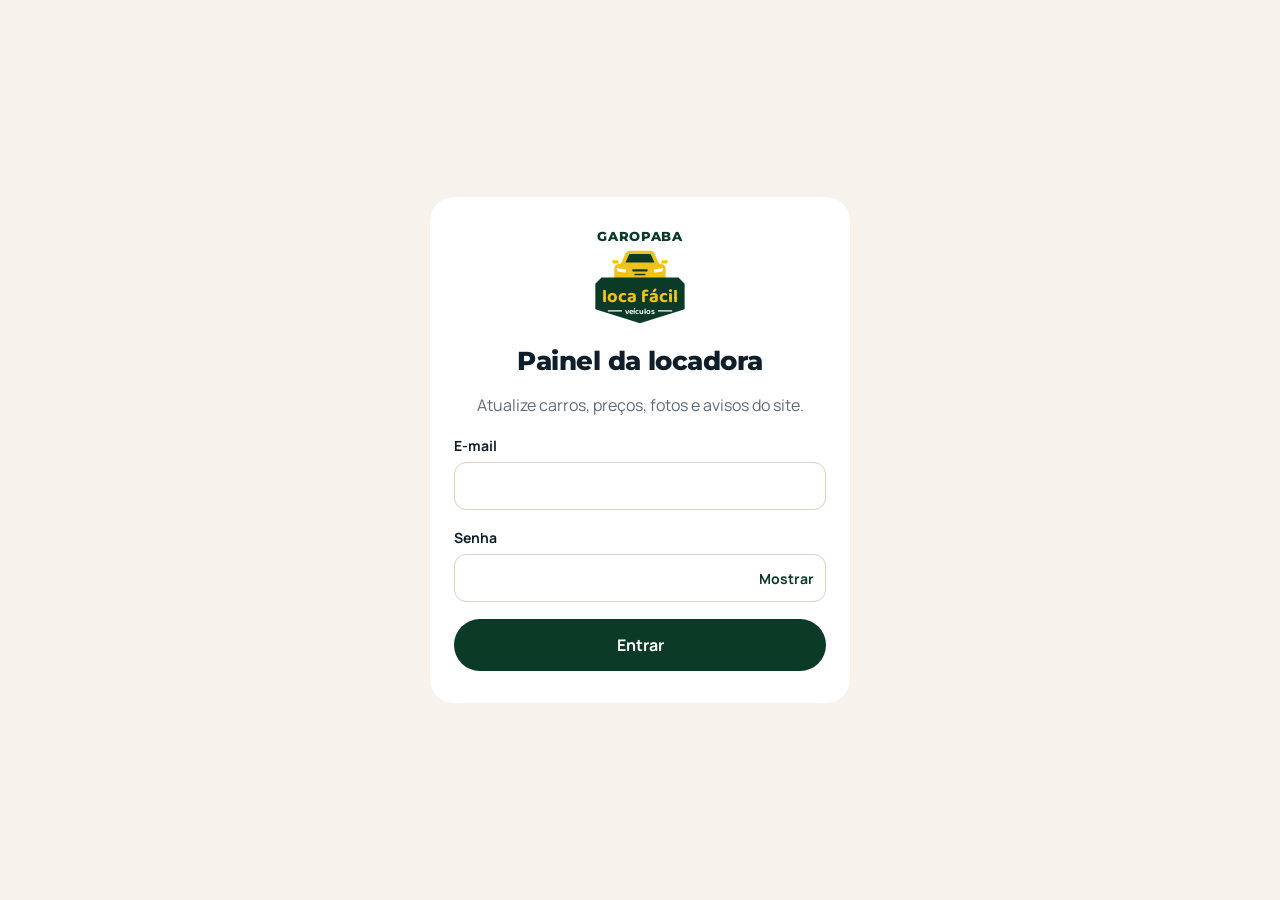
<file: static/painel/index.html>
<!doctype html>
<html lang="pt-BR">
<head>
<meta charset="utf-8">
<meta name="viewport" content="width=device-width, initial-scale=1, viewport-fit=cover">
<meta name="robots" content="noindex, nofollow">
<meta name="theme-color" content="#F7F3EC">
<title>Painel · Loca Fácil</title>
<link rel="icon" href="../favicon.svg" type="image/svg+xml">
<link rel="preconnect" href="https://fonts.googleapis.com">
<link rel="preconnect" href="https://fonts.gstatic.com" crossorigin>
<link rel="stylesheet" href="https://fonts.googleapis.com/css2?family=Baloo+2:wght@600;700&family=Montserrat:wght@700;800&family=Manrope:wght@400;500;600;700;800&display=swap">
<link rel="stylesheet" href="painel.css">
</head>
<body>
<div class="p-app" data-app>

  <!-- Tela de login -->
  <section class="p-login" data-tela="login">
    <form class="p-login__card" data-login novalidate>
      <div class="p-marca"><svg class="p-logo" viewBox="0 0 240 172" role="img" aria-label="Garopaba Loca Fácil Veículos"><text x="120" y="22" text-anchor="middle" font-family="Montserrat, sans-serif" font-weight="800" font-size="22.5" letter-spacing="1.2" fill="#0B3A27">GAROPABA</text><path d="M86 62 94 44q2-5 8-5h36q6 0 8 5l8 18 6 1q6 1 6 8v21H74V71q0-7 6-8z" fill="#F2C21B"/><path d="M70 56h11l1 6H71zM170 56h-11l-1 6h11z" fill="#F2C21B"/><path d="M101 45h38l7 15H94z" fill="#0B3A27"/><path d="M78 70l18 3-2 5-14-2zM162 70l-18 3 2 5 14-2z" fill="#fff"/><rect x="106" y="72" width="28" height="4" rx="2" fill="#0B3A27"/><rect x="110" y="80" width="20" height="3" rx="1.5" fill="#0B3A27"/><path d="M51 87h138l11 11v46l-80 25-80-25V98z" fill="#0B3A27"/><text x="120" y="131" text-anchor="middle" font-family="&#39;Baloo 2&#39;, sans-serif" font-weight="700" font-size="33" fill="#F2C21B">loca fácil</text><text x="120" y="152" text-anchor="middle" font-family="&#39;Baloo 2&#39;, sans-serif" font-weight="600" font-size="15" fill="#fff">veículos</text><rect x="62" y="145.5" width="26" height="2.2" rx="1.1" fill="#fff"/><rect x="152" y="145.5" width="26" height="2.2" rx="1.1" fill="#fff"/></svg></div>
      <h1>Painel da locadora</h1>
      <p class="p-muted">Atualize carros, preços, fotos e avisos do site.</p>
      <label class="p-field"><span>E-mail</span><input name="email" type="email" autocomplete="username" inputmode="email" autocapitalize="none" required></label>
      <label class="p-field"><span>Senha</span>
        <span class="p-senha"><input name="senha" type="password" autocomplete="current-password" required><button type="button" class="p-link" data-ver-senha>Mostrar</button></span>
      </label>
      <p class="p-erro" data-login-erro hidden></p>
      <button class="p-btn p-btn--primario p-btn--grande" type="submit">Entrar</button>
      <p class="p-aviso-config" data-sem-api hidden>O painel ainda não foi conectado ao serviço de publicação. Veja o guia de configuração.</p>
    </form>
  </section>

  <!-- Painel -->
  <section class="p-painel" data-tela="painel" hidden>
    <header class="p-topo">
      <div class="p-topo__linha">
        <div class="p-marca p-marca--pequena"><svg class="p-logo" viewBox="0 0 240 172" role="img" aria-label="Garopaba Loca Fácil Veículos"><text x="120" y="22" text-anchor="middle" font-family="Montserrat, sans-serif" font-weight="800" font-size="22.5" letter-spacing="1.2" fill="#0B3A27">GAROPABA</text><path d="M86 62 94 44q2-5 8-5h36q6 0 8 5l8 18 6 1q6 1 6 8v21H74V71q0-7 6-8z" fill="#F2C21B"/><path d="M70 56h11l1 6H71zM170 56h-11l-1 6h11z" fill="#F2C21B"/><path d="M101 45h38l7 15H94z" fill="#0B3A27"/><path d="M78 70l18 3-2 5-14-2zM162 70l-18 3 2 5 14-2z" fill="#fff"/><rect x="106" y="72" width="28" height="4" rx="2" fill="#0B3A27"/><rect x="110" y="80" width="20" height="3" rx="1.5" fill="#0B3A27"/><path d="M51 87h138l11 11v46l-80 25-80-25V98z" fill="#0B3A27"/><text x="120" y="131" text-anchor="middle" font-family="&#39;Baloo 2&#39;, sans-serif" font-weight="700" font-size="33" fill="#F2C21B">loca fácil</text><text x="120" y="152" text-anchor="middle" font-family="&#39;Baloo 2&#39;, sans-serif" font-weight="600" font-size="15" fill="#fff">veículos</text><rect x="62" y="145.5" width="26" height="2.2" rx="1.1" fill="#fff"/><rect x="152" y="145.5" width="26" height="2.2" rx="1.1" fill="#fff"/></svg><span class="p-marca__painel">Painel</span></div>
        <div class="p-topo__acoes">
          <a class="p-btn p-btn--leve" data-ver-site target="_blank" rel="noopener">Ver site</a>
          <button class="p-btn p-btn--leve" type="button" data-sair>Sair</button>
        </div>
      </div>
      <nav class="p-abas" aria-label="Seções do painel">
        <button type="button" class="p-aba" data-aba="carros" aria-current="page">Carros</button>
        <button type="button" class="p-aba" data-aba="avisos">Avisos</button>
        <button type="button" class="p-aba" data-aba="empresa">Empresa</button>
      </nav>
    </header>

    <div class="p-status" data-status hidden></div>

    <main class="p-conteudo">
      <div data-vista="carros"></div>
      <div data-vista="editor" hidden></div>
      <div data-vista="avisos" hidden></div>
      <div data-vista="empresa" hidden></div>
    </main>

    <div class="p-publicar" data-barra-publicar hidden>
      <p><strong>Alterações não publicadas</strong><span data-resumo-alteracoes></span></p>
      <div class="p-publicar__acoes">
        <button type="button" class="p-btn p-btn--leve" data-descartar>Descartar</button>
        <button type="button" class="p-btn p-btn--primario" data-publicar>Publicar no site</button>
      </div>
    </div>
  </section>

  <div class="p-carregando" data-carregando hidden><span></span>Carregando…</div>
</div>
<div class="p-toast" role="status" aria-live="polite" data-toast></div>
<dialog class="p-dialogo" data-dialogo>
  <form method="dialog">
    <p data-dialogo-texto></p>
    <div class="p-dialogo__acoes">
      <button class="p-btn p-btn--leve" value="nao">Cancelar</button>
      <button class="p-btn p-btn--perigo" value="sim" data-dialogo-ok>Confirmar</button>
    </div>
  </form>
</dialog>
<script src="config.js"></script>
<script src="painel.js"></script>
</body>
</html>
</file>
<file: static/painel/painel.css>
/* Painel da Loca Fácil — mesmas cores e fontes do site, pensado para o celular */
:root {
  --verde: #0B3A27; --verde-700: #072A1C; --verde-50: #E4EEE8;
  --sol: #F2C21B; --sol-50: #FDF4D3;
  --tinta: #0F1E2B; --tinta-2: #3A4955; --apagado: #5F6C77;
  --areia: #F7F3EC; --areia-2: #EFE8DC; --branco: #fff; --linha: #DCD2C1;
  --perigo: #B42318; --perigo-50: #FDECEA; --ok: #157347;
  --r: 14px; --r-g: 20px;
  --f-titulo: "Montserrat", "Manrope", system-ui, sans-serif;
  --f-texto: "Manrope", system-ui, -apple-system, "Segoe UI", sans-serif;
  --ease: cubic-bezier(0.23, 1, 0.32, 1);
}
*, *::before, *::after { box-sizing: border-box; }
html { -webkit-text-size-adjust: 100%; -webkit-tap-highlight-color: transparent; }
body { margin: 0; background: var(--areia); color: var(--tinta); font: 400 16px/1.5 var(--f-texto); -webkit-font-smoothing: antialiased; }
[hidden] { display: none !important; }
img { display: block; max-width: 100%; }
button, input, select, textarea { font: inherit; color: inherit; }
button, a, label { touch-action: manipulation; }
h1, h2, h3 { margin: 0; line-height: 1.15; }
h1, h2 { font-family: var(--f-titulo); font-weight: 800; letter-spacing: -.02em; }
p { margin: 0; }
:focus-visible { outline: 3px solid #D9A80F; outline-offset: 2px; border-radius: 8px; }
.p-muted { color: var(--apagado); }

/* Botões */
.p-btn {
  display: inline-flex; align-items: center; justify-content: center; gap: .45rem;
  min-height: 44px; padding: .6rem 1.1rem; border-radius: 999px; border: 1px solid transparent;
  background: var(--branco); color: var(--tinta); font-weight: 700; font-size: .9375rem; text-decoration: none; cursor: pointer;
  transition: transform 140ms var(--ease), background-color 200ms ease, border-color 200ms ease, opacity 200ms ease;
  -webkit-user-select: none; user-select: none;
}
.p-btn:active { transform: scale(.97); }
.p-btn:disabled { opacity: .5; pointer-events: none; }
.p-btn--primario { background: var(--verde); color: #fff; }
.p-btn--leve { background: transparent; border-color: var(--linha); }
.p-btn--perigo { background: var(--perigo); color: #fff; }
.p-btn--sol { background: var(--sol); color: var(--tinta); }
.p-btn--grande { min-height: 52px; font-size: 1rem; width: 100%; }
.p-btn--icone { width: 40px; min-height: 40px; padding: 0; border-color: var(--linha); background: var(--branco); }
.p-btn.is-carregando { color: transparent; position: relative; pointer-events: none; }
.p-btn.is-carregando::after { content: ""; position: absolute; width: 18px; height: 18px; border-radius: 50%; border: 2px solid #fff; border-right-color: transparent; animation: giro 700ms linear infinite; }
@keyframes giro { to { transform: rotate(360deg); } }
.p-link { background: none; border: 0; padding: 0 .25rem; color: var(--verde); font-weight: 700; cursor: pointer; font-size: .875rem; }
@media (hover: hover) and (pointer: fine) {
  .p-btn--primario:hover { background: var(--verde-700); }
  .p-btn--leve:hover { border-color: var(--tinta); }
  .p-btn--icone:hover { border-color: var(--tinta); }
}

/* Campos */
.p-field { display: flex; flex-direction: column; gap: .35rem; min-width: 0; }
.p-field > span:first-child { font-weight: 700; font-size: .875rem; }
.p-field small { color: var(--apagado); font-size: .8125rem; }
.p-field input, .p-field select, .p-field textarea, .p-senha input {
  width: 100%; min-height: 48px; padding: .65rem .85rem; font-size: 16px;
  background: var(--branco); border: 1px solid var(--linha); border-radius: 12px;
  transition: border-color 200ms ease, box-shadow 200ms ease;
}
.p-field textarea { min-height: 96px; resize: vertical; }
.p-field input:focus, .p-field select:focus, .p-field textarea:focus, .p-senha input:focus { outline: none; border-color: var(--verde); box-shadow: 0 0 0 4px rgba(14, 90, 67, .14); }
.p-field.is-erro input { border-color: var(--perigo); }
.p-senha { position: relative; display: block; }
.p-senha input { padding-right: 5.5rem; }
.p-senha .p-link { position: absolute; right: .5rem; top: 50%; transform: translateY(-50%); }
.p-grade { display: grid; grid-template-columns: 1fr 1fr; gap: 1rem; }
.p-grade--3 { grid-template-columns: repeat(3, 1fr); }
.p-cheia { grid-column: 1 / -1; }
@media (max-width: 560px) { .p-grade, .p-grade--3 { grid-template-columns: 1fr; } }

/* Escolha em botões (Sim / Não / A confirmar) */
.p-opcoes { display: flex; flex-wrap: wrap; gap: .4rem; }
.p-opcoes label { cursor: pointer; }
.p-opcoes input { position: absolute; opacity: 0; pointer-events: none; }
.p-opcoes span { display: inline-flex; align-items: center; min-height: 42px; padding: .4rem .95rem; border-radius: 999px; background: var(--branco); border: 1px solid var(--linha); font-weight: 600; font-size: .9375rem; transition: background-color 200ms ease, color 200ms ease, border-color 200ms ease; }
.p-opcoes input:checked + span { background: var(--tinta); border-color: var(--tinta); color: #fff; }
.p-opcoes input:focus-visible + span { outline: 3px solid #D9A80F; outline-offset: 2px; }

/* Interruptor */
.p-switch { display: flex; align-items: center; gap: .75rem; cursor: pointer; font-weight: 600; }
.p-switch input { position: absolute; opacity: 0; pointer-events: none; }
.p-switch__trilho { position: relative; width: 46px; height: 28px; border-radius: 99px; background: #CFC4B1; flex: none; transition: background-color 200ms ease; }
.p-switch__trilho::after { content: ""; position: absolute; top: 3px; left: 3px; width: 22px; height: 22px; border-radius: 50%; background: #fff; transition: transform 220ms var(--ease); }
.p-switch input:checked + .p-switch__trilho { background: var(--verde); }
.p-switch input:checked + .p-switch__trilho::after { transform: translateX(18px); }
.p-switch input:focus-visible + .p-switch__trilho { outline: 3px solid #D9A80F; outline-offset: 2px; }

/* Marca */
.p-marca { display: inline-flex; align-items: center; gap: .65rem; }
.p-logo { display: block; height: 96px; width: auto; }
.p-login .p-marca { justify-content: center; }
.p-marca--pequena .p-logo { height: 54px; }
.p-marca__painel { font-weight: 800; font-size: .8125rem; color: var(--verde); background: var(--sol-50); padding: .2rem .6rem; border-radius: 99px; }

/* Login */
.p-login { min-height: 100svh; display: grid; place-items: center; padding: 1.5rem 1rem; }
.p-login__card { width: min(420px, 100%); display: grid; gap: 1.1rem; background: var(--branco); border-radius: 24px; padding: 2rem 1.5rem; }
.p-login__card h1 { font-size: 1.6rem; margin-top: .25rem; text-align: center; }
.p-login__card > .p-muted { text-align: center; }
.p-erro { color: var(--perigo); font-weight: 600; font-size: .9375rem; background: var(--perigo-50); padding: .65rem .85rem; border-radius: 12px; }
.p-aviso-config { font-size: .875rem; background: var(--sol-50); padding: .75rem .9rem; border-radius: 12px; }
@media (prefers-reduced-motion: no-preference) { .p-login__card { animation: subir 420ms var(--ease) both; } }
@keyframes subir { from { opacity: 0; transform: translateY(12px); } }

/* Topo */
.p-topo { position: sticky; top: 0; z-index: 20; background: var(--areia); padding-top: env(safe-area-inset-top); }
.p-topo__linha { display: flex; align-items: center; justify-content: space-between; gap: 1rem; max-width: 960px; margin: 0 auto; padding: .75rem 1rem; }
.p-topo__acoes { display: flex; gap: .5rem; }
.p-topo__acoes .p-btn { min-height: 40px; padding: .45rem .9rem; font-size: .875rem; }
.p-abas { display: flex; gap: .25rem; max-width: 960px; margin: 0 auto; padding: 0 1rem .5rem; overflow-x: auto; }
.p-aba { flex: none; min-height: 42px; padding: .5rem 1.1rem; border-radius: 999px; border: 0; background: transparent; font-weight: 700; color: var(--tinta-2); cursor: pointer; transition: background-color 200ms ease, color 200ms ease; }
.p-aba[aria-current="page"] { background: var(--tinta); color: #fff; }
@media (max-width: 420px) { .p-topo__acoes .p-btn[data-ver-site] { display: none; } }

.p-conteudo { max-width: 960px; margin: 0 auto; padding: .75rem 1rem calc(8rem + env(safe-area-inset-bottom)); }
.p-cabecalho { display: flex; align-items: flex-end; justify-content: space-between; gap: 1rem; margin: .75rem 0 1.25rem; }
.p-cabecalho h2 { font-size: 1.75rem; }
.p-cabecalho p { margin-top: .25rem; }

/* Lista de carros */
.p-carros { display: grid; gap: .75rem; }
.p-carro { display: grid; grid-template-columns: 112px 1fr auto; gap: 1rem; align-items: center; background: var(--branco); border-radius: var(--r-g); padding: .75rem; }
.p-carro__foto { position: relative; aspect-ratio: 4 / 3; border-radius: 12px; overflow: hidden; background: var(--areia-2); display: grid; place-items: center; color: var(--apagado); font-size: .75rem; text-align: center; }
.p-carro__foto img { position: absolute; inset: 0; width: 100%; height: 100%; object-fit: cover; }
.p-carro__info h3 { font-size: 1.0625rem; }
.p-carro__info p { color: var(--tinta-2); font-size: .9375rem; margin-top: .15rem; }
.p-carro__preco { font-family: var(--f-titulo); font-weight: 600; color: var(--tinta); }
.p-carro__tags { display: flex; flex-wrap: wrap; gap: .35rem; margin-top: .45rem; }
.p-tag { font-size: .75rem; font-weight: 700; padding: .2rem .55rem; border-radius: 99px; background: var(--areia); color: var(--tinta-2); }
.p-tag--sol { background: var(--sol-50); color: #6b4e00; }
.p-tag--verde { background: var(--verde-50); color: var(--verde); }
.p-carro__acoes { display: flex; flex-direction: column; gap: .4rem; align-items: flex-end; }
.p-carro__ordem { display: flex; gap: .35rem; }
@media (max-width: 560px) {
  .p-carro { grid-template-columns: 96px 1fr; }
  .p-carro__acoes { grid-column: 1 / -1; flex-direction: row; justify-content: space-between; align-items: center; }
}
.p-vazio { background: var(--branco); border-radius: var(--r-g); padding: 2rem 1.25rem; text-align: center; color: var(--tinta-2); }

/* Editor */
.p-voltar { display: inline-flex; align-items: center; gap: .35rem; margin: .5rem 0 .25rem; background: none; border: 0; padding: .5rem 0; font-weight: 700; color: var(--verde); cursor: pointer; }
.p-bloco { background: var(--branco); border-radius: var(--r-g); padding: 1.25rem; display: grid; gap: 1.1rem; margin-bottom: .9rem; }
.p-bloco > h3 { font-family: var(--f-titulo); font-weight: 600; font-size: 1.2rem; }
.p-bloco__dica { color: var(--apagado); font-size: .875rem; margin-top: -.6rem; }
.p-fotos { display: grid; grid-template-columns: repeat(auto-fill, minmax(150px, 1fr)); gap: .75rem; }
.p-foto { position: relative; background: var(--areia); border-radius: 14px; overflow: hidden; display: grid; }
.p-foto__img { position: relative; aspect-ratio: 4 / 3; background: var(--areia-2); }
.p-foto__img img { position: absolute; inset: 0; width: 100%; height: 100%; object-fit: cover; }
.p-foto__capa { position: absolute; left: .5rem; top: .5rem; background: var(--sol); color: var(--tinta); font-size: .6875rem; font-weight: 800; padding: .15rem .5rem; border-radius: 99px; }
.p-foto__nova { position: absolute; right: .5rem; top: .5rem; background: var(--verde); color: #fff; font-size: .6875rem; font-weight: 800; padding: .15rem .5rem; border-radius: 99px; }
.p-foto__corpo { padding: .55rem; display: grid; gap: .45rem; }
.p-foto__corpo select { min-height: 40px; font-size: .8125rem; padding: .35rem .5rem; border-radius: 10px; border: 1px solid var(--linha); background: var(--branco); width: 100%; }
.p-foto__botoes { display: flex; gap: .35rem; }
.p-foto__botoes .p-btn { min-height: 36px; padding: .3rem .6rem; font-size: .8125rem; flex: 1; }
.p-add-foto { display: grid; place-items: center; gap: .35rem; aspect-ratio: auto; min-height: 150px; border-radius: 14px; border: 2px dashed var(--linha); background: transparent; cursor: pointer; color: var(--verde); font-weight: 700; text-align: center; padding: 1rem; transition: border-color 200ms ease, background-color 200ms ease; }
.p-add-foto:hover { border-color: var(--verde); background: var(--verde-50); }
.p-add-foto svg { width: 28px; height: 28px; }
.p-processando { opacity: .6; }
.p-editor__rodape { display: flex; flex-wrap: wrap; justify-content: space-between; gap: .75rem; margin-top: .5rem; }

/* Avisos e empresa */
.p-aviso { background: var(--branco); border-radius: var(--r-g); padding: 1.1rem; display: grid; gap: .9rem; margin-bottom: .75rem; }
.p-aviso__topo { display: flex; justify-content: space-between; align-items: center; gap: 1rem; }
.p-previa { background: var(--sol); border-radius: 12px; padding: .55rem .85rem; font-weight: 600; font-size: .875rem; text-align: center; }

/* Barra de publicar */
.p-publicar {
  position: fixed; left: 0; right: 0; bottom: 0; z-index: 30;
  display: flex; flex-wrap: wrap; align-items: center; justify-content: space-between; gap: .75rem;
  padding: .85rem max(1rem, calc((100vw - 960px) / 2 + 1rem)) calc(.85rem + env(safe-area-inset-bottom));
  background: var(--tinta); color: #fff; box-shadow: 0 -10px 30px -18px rgba(0, 0, 0, .5);
}
.p-publicar p { display: flex; flex-direction: column; font-size: .875rem; }
.p-publicar p span { color: rgba(255, 255, 255, .72); }
.p-publicar__acoes { display: flex; gap: .5rem; }
.p-publicar .p-btn--leve { color: #fff; border-color: rgba(255, 255, 255, .35); }
.p-publicar .p-btn--primario { background: var(--sol); color: var(--tinta); }
@media (prefers-reduced-motion: no-preference) { .p-publicar:not([hidden]) { animation: subir 260ms var(--ease); } }
@media (max-width: 560px) { .p-publicar__acoes { width: 100%; } .p-publicar__acoes .p-btn { flex: 1; } }

/* Status da publicação */
.p-status { max-width: 960px; margin: .5rem auto 0; padding: 0 1rem; }
.p-status__caixa { display: flex; align-items: center; gap: .75rem; padding: .8rem 1rem; border-radius: 14px; background: var(--verde-50); color: var(--verde); font-weight: 600; font-size: .9375rem; }
.p-status__caixa a { color: inherit; font-weight: 800; }
.p-status__caixa.is-erro { background: var(--perigo-50); color: var(--perigo); }
.p-pulso { width: 10px; height: 10px; border-radius: 50%; background: currentColor; flex: none; animation: pulso 1.2s ease-in-out infinite; }
@keyframes pulso { 50% { opacity: .25; } }

/* Carregando, toast, diálogo */
.p-carregando { position: fixed; inset: 0; z-index: 50; display: grid; place-content: center; justify-items: center; gap: .75rem; background: rgba(247, 243, 236, .85); font-weight: 700; }
.p-carregando span { width: 28px; height: 28px; border-radius: 50%; border: 3px solid var(--verde); border-right-color: transparent; animation: giro 700ms linear infinite; }
.p-toast { position: fixed; left: 50%; bottom: calc(6rem + env(safe-area-inset-bottom)); z-index: 60; max-width: calc(100% - 2rem); padding: .8rem 1.1rem; border-radius: 14px; background: var(--tinta); color: #fff; font-weight: 600; font-size: .9375rem; opacity: 0; transform: translate(-50%, 10px); pointer-events: none; transition: opacity 160ms ease, transform 160ms var(--ease); }
.p-toast.is-visivel { opacity: 1; transform: translate(-50%, 0); transition-duration: 220ms; }
.p-dialogo { border: 0; border-radius: 20px; padding: 1.5rem; width: min(400px, calc(100% - 2rem)); }
.p-dialogo::backdrop { background: rgba(15, 30, 43, .45); }
.p-dialogo p { font-size: 1.0625rem; font-weight: 600; margin-bottom: 1.25rem; }
.p-dialogo__acoes { display: flex; justify-content: flex-end; gap: .5rem; }

@media (prefers-reduced-motion: reduce) { *, *::before, *::after { animation-duration: 1ms !important; transition-duration: 1ms !important; } }
</file>
